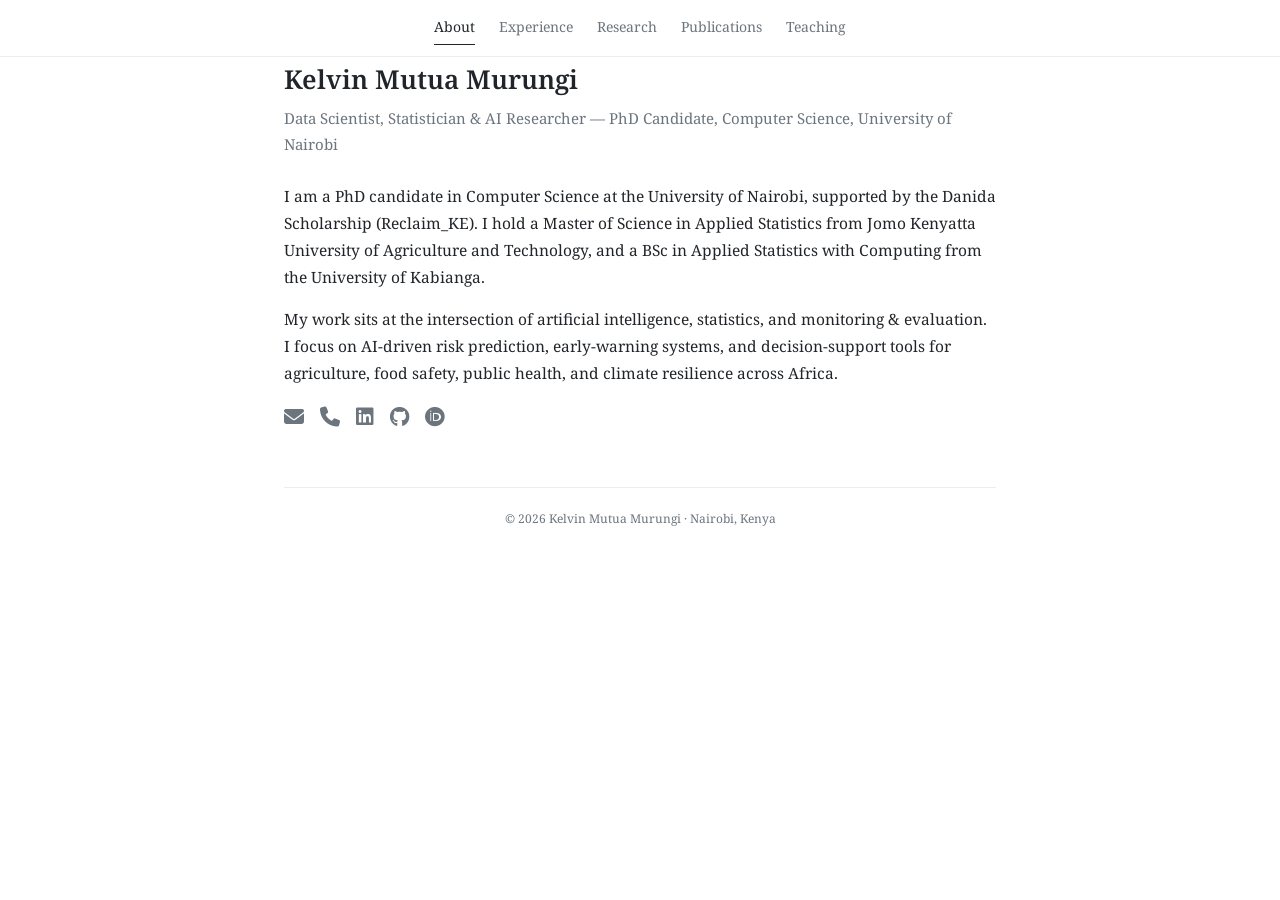
<file: index.html>
<!DOCTYPE html>
<html lang="en">
<head>
<meta charset="UTF-8">
<meta name="viewport" content="width=device-width, initial-scale=1.0">
<title>Kelvin Mutua Murungi</title>
<meta name="description" content="Kelvin Mutua Murungi — Data Scientist, Statistician, and AI Researcher. PhD candidate, University of Nairobi.">
<link rel="preconnect" href="https://fonts.googleapis.com">
<link rel="preconnect" href="https://fonts.gstatic.com" crossorigin>
<link href="https://fonts.googleapis.com/css2?family=Noto+Serif:ital,wght@0,400;0,600;1,400&display=swap" rel="stylesheet">
<link rel="stylesheet" href="https://cdnjs.cloudflare.com/ajax/libs/font-awesome/6.5.1/css/all.min.css">
<link rel="stylesheet" href="style.css">
</head>
<body>

<nav>
  <div class="wrap">
    <div class="navlinks">
      <a href="index.html" class="active">About</a>
      <a href="experience.html">Experience</a>
      <a href="research.html">Research</a>
      <a href="publications.html">Publications</a>
      <a href="teaching.html">Teaching</a>
    </div>
  </div>
</nav>

<main class="wrap">
  <h1>Kelvin Mutua Murungi</h1>
  <p class="subtitle">Data Scientist, Statistician &amp; AI Researcher — PhD Candidate, Computer Science, University of Nairobi</p>

  <div class="profile-grid">
    <div class="profile-text">
      <div class="bio">
        <p>I am a PhD candidate in Computer Science at the University of Nairobi, supported by the Danida Scholarship (Reclaim_KE). I hold a Master of Science in Applied Statistics from Jomo Kenyatta University of Agriculture and Technology, and a BSc in Applied Statistics with Computing from the University of Kabianga.</p>
        <p>My work sits at the intersection of artificial intelligence, statistics, and monitoring &amp; evaluation. I focus on AI-driven risk prediction, early-warning systems, and decision-support tools for agriculture, food safety, public health, and climate resilience across Africa.</p>
      </div>

      <div class="icons">
        <a href="mailto:murungimutua@gmail.com" title="Email"><i class="fa-solid fa-envelope"></i></a>
        <a href="tel:+254705175787" title="Phone"><i class="fa-solid fa-phone"></i></a>
        <a href="https://www.linkedin.com/in/kelvinmutuamurungi-research-dataofficer-statistician/" target="_blank" rel="noopener" title="LinkedIn"><i class="fa-brands fa-linkedin"></i></a>
        <a href="https://github.com/muts-prog" target="_blank" rel="noopener" title="GitHub"><i class="fa-brands fa-github"></i></a>
        <a href="https://orcid.org/0009-0007-8563-5783" target="_blank" rel="noopener" title="ORCID"><i class="fa-brands fa-orcid"></i></a>
      </div>
    </div>
  </div>

  <footer>
    <p>© <span id="year"></span> Kelvin Mutua Murungi · Nairobi, Kenya</p>
  </footer>
</main>

<script>document.getElementById('year').textContent = new Date().getFullYear();</script>
</body>
</html>
</file>
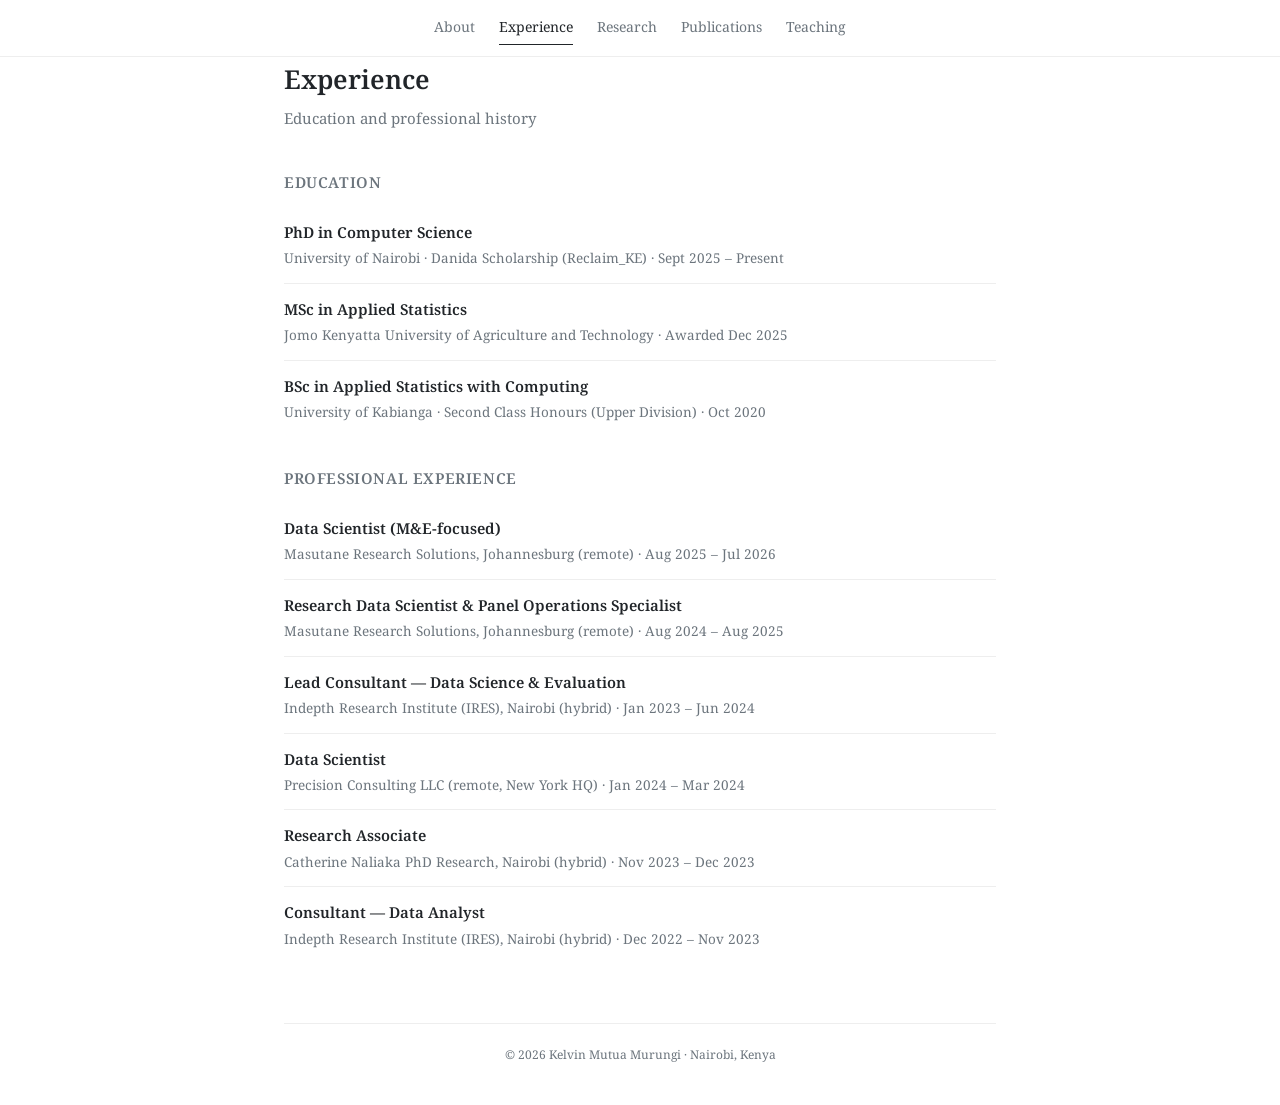
<file: experience.html>
<!DOCTYPE html>
<html lang="en">
<head>
<meta charset="UTF-8">
<meta name="viewport" content="width=device-width, initial-scale=1.0">
<title>Experience — Kelvin Mutua Murungi</title>
<link rel="preconnect" href="https://fonts.googleapis.com">
<link rel="preconnect" href="https://fonts.gstatic.com" crossorigin>
<link href="https://fonts.googleapis.com/css2?family=Noto+Serif:ital,wght@0,400;0,600;1,400&display=swap" rel="stylesheet">
<link rel="stylesheet" href="style.css">
</head>
<body>

<nav>
  <div class="wrap">
    <div class="navlinks">
      <a href="index.html">About</a>
      <a href="experience.html" class="active">Experience</a>
      <a href="research.html">Research</a>
      <a href="publications.html">Publications</a>
      <a href="teaching.html">Teaching</a>
    </div>
  </div>
</nav>

<main class="wrap">
  <h1>Experience</h1>
  <p class="subtitle">Education and professional history</p>

  <section>
    <h3>Education</h3>
    <ul class="list">
      <li>
        <div class="entry-title">PhD in Computer Science</div>
        <div class="entry-meta">University of Nairobi · Danida Scholarship (Reclaim_KE) · Sept 2025 – Present</div>
      </li>
      <li>
        <div class="entry-title">MSc in Applied Statistics</div>
        <div class="entry-meta">Jomo Kenyatta University of Agriculture and Technology · Awarded Dec 2025</div>
      </li>
      <li>
        <div class="entry-title">BSc in Applied Statistics with Computing</div>
        <div class="entry-meta">University of Kabianga · Second Class Honours (Upper Division) · Oct 2020</div>
      </li>
    </ul>

    <h3>Professional Experience</h3>
    <ul class="list">
      <li>
        <div class="entry-title">Data Scientist (M&amp;E-focused)</div>
        <div class="entry-meta">Masutane Research Solutions, Johannesburg (remote) · Aug 2025 – Jul 2026</div>
      </li>
      <li>
        <div class="entry-title">Research Data Scientist &amp; Panel Operations Specialist</div>
        <div class="entry-meta">Masutane Research Solutions, Johannesburg (remote) · Aug 2024 – Aug 2025</div>
      </li>
      <li>
        <div class="entry-title">Lead Consultant — Data Science &amp; Evaluation</div>
        <div class="entry-meta">Indepth Research Institute (IRES), Nairobi (hybrid) · Jan 2023 – Jun 2024</div>
      </li>
      <li>
        <div class="entry-title">Data Scientist</div>
        <div class="entry-meta">Precision Consulting LLC (remote, New York HQ) · Jan 2024 – Mar 2024</div>
      </li>
      <li>
        <div class="entry-title">Research Associate</div>
        <div class="entry-meta">Catherine Naliaka PhD Research, Nairobi (hybrid) · Nov 2023 – Dec 2023</div>
      </li>
      <li>
        <div class="entry-title">Consultant — Data Analyst</div>
        <div class="entry-meta">Indepth Research Institute (IRES), Nairobi (hybrid) · Dec 2022 – Nov 2023</div>
      </li>
    </ul>
  </section>

  <footer>
    <p>© <span id="year"></span> Kelvin Mutua Murungi · Nairobi, Kenya</p>
  </footer>
</main>

<script>document.getElementById('year').textContent = new Date().getFullYear();</script>
</body>
</html>
</file>
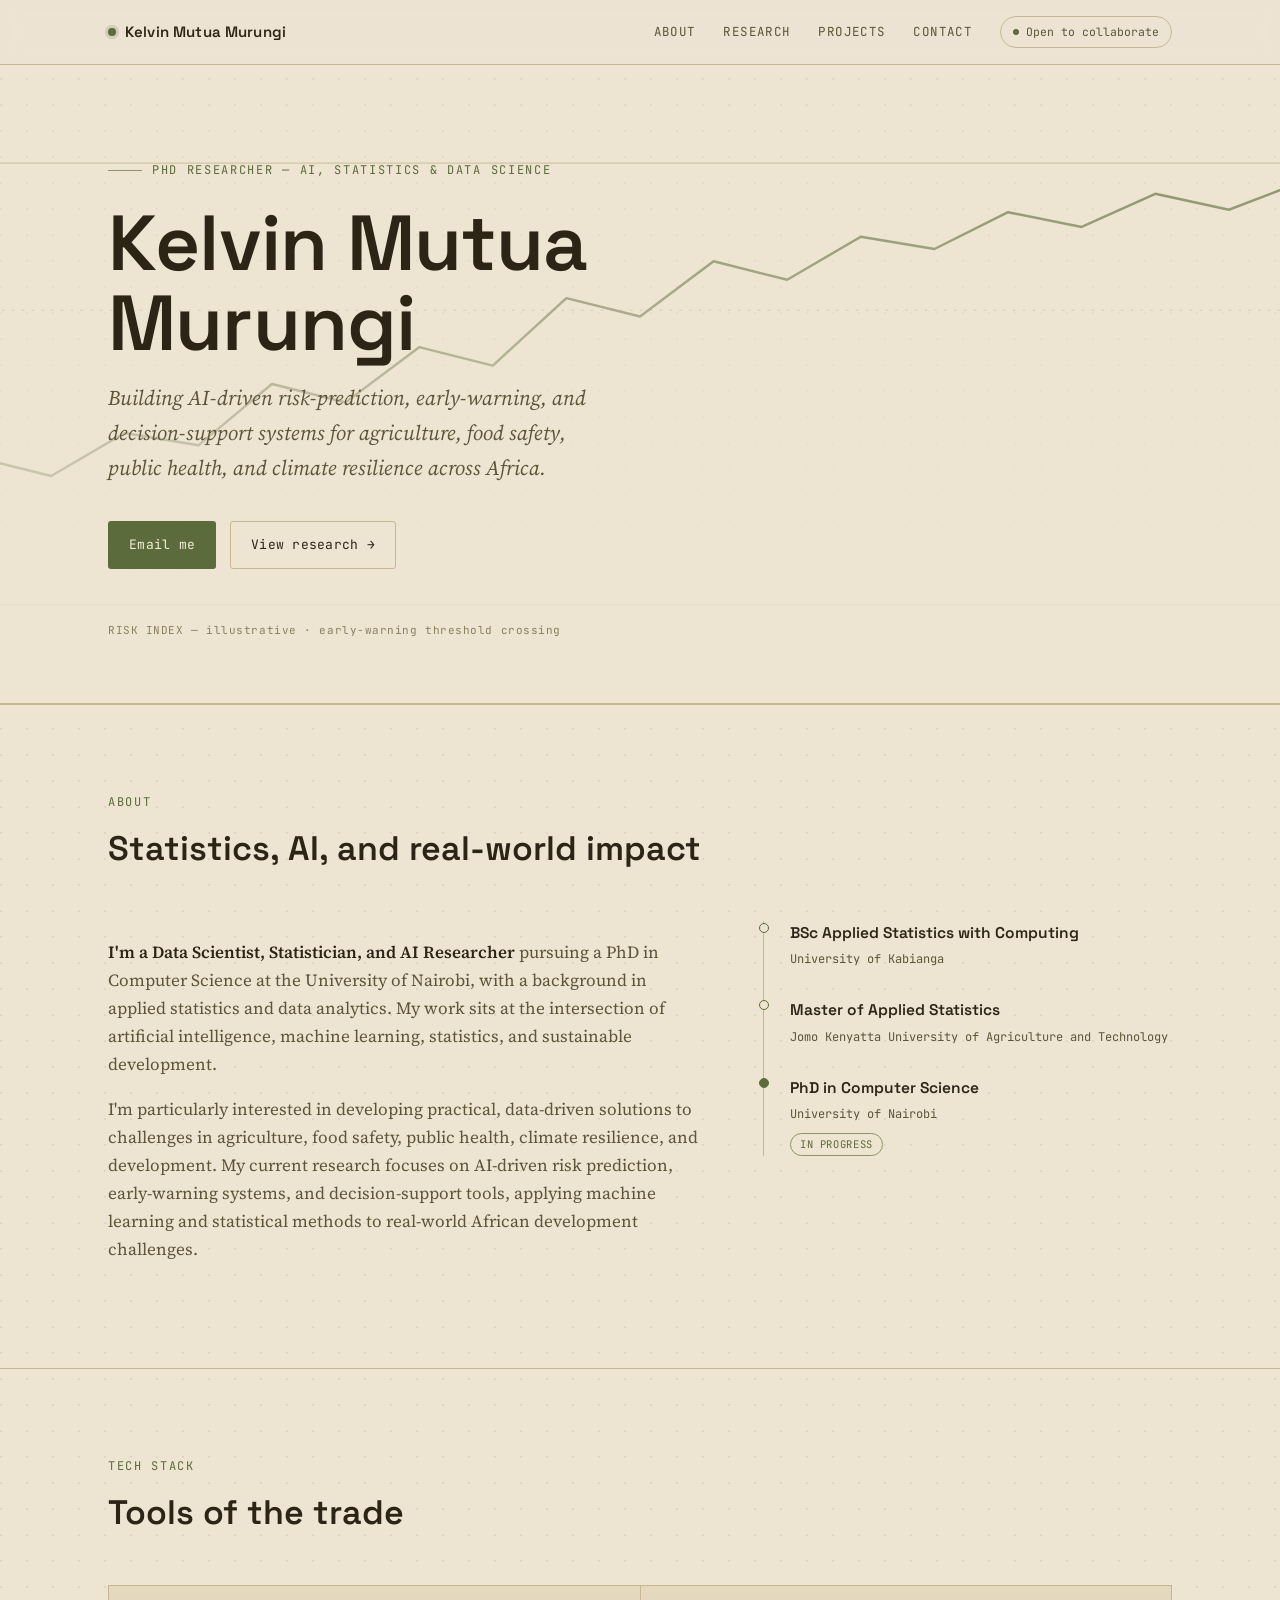
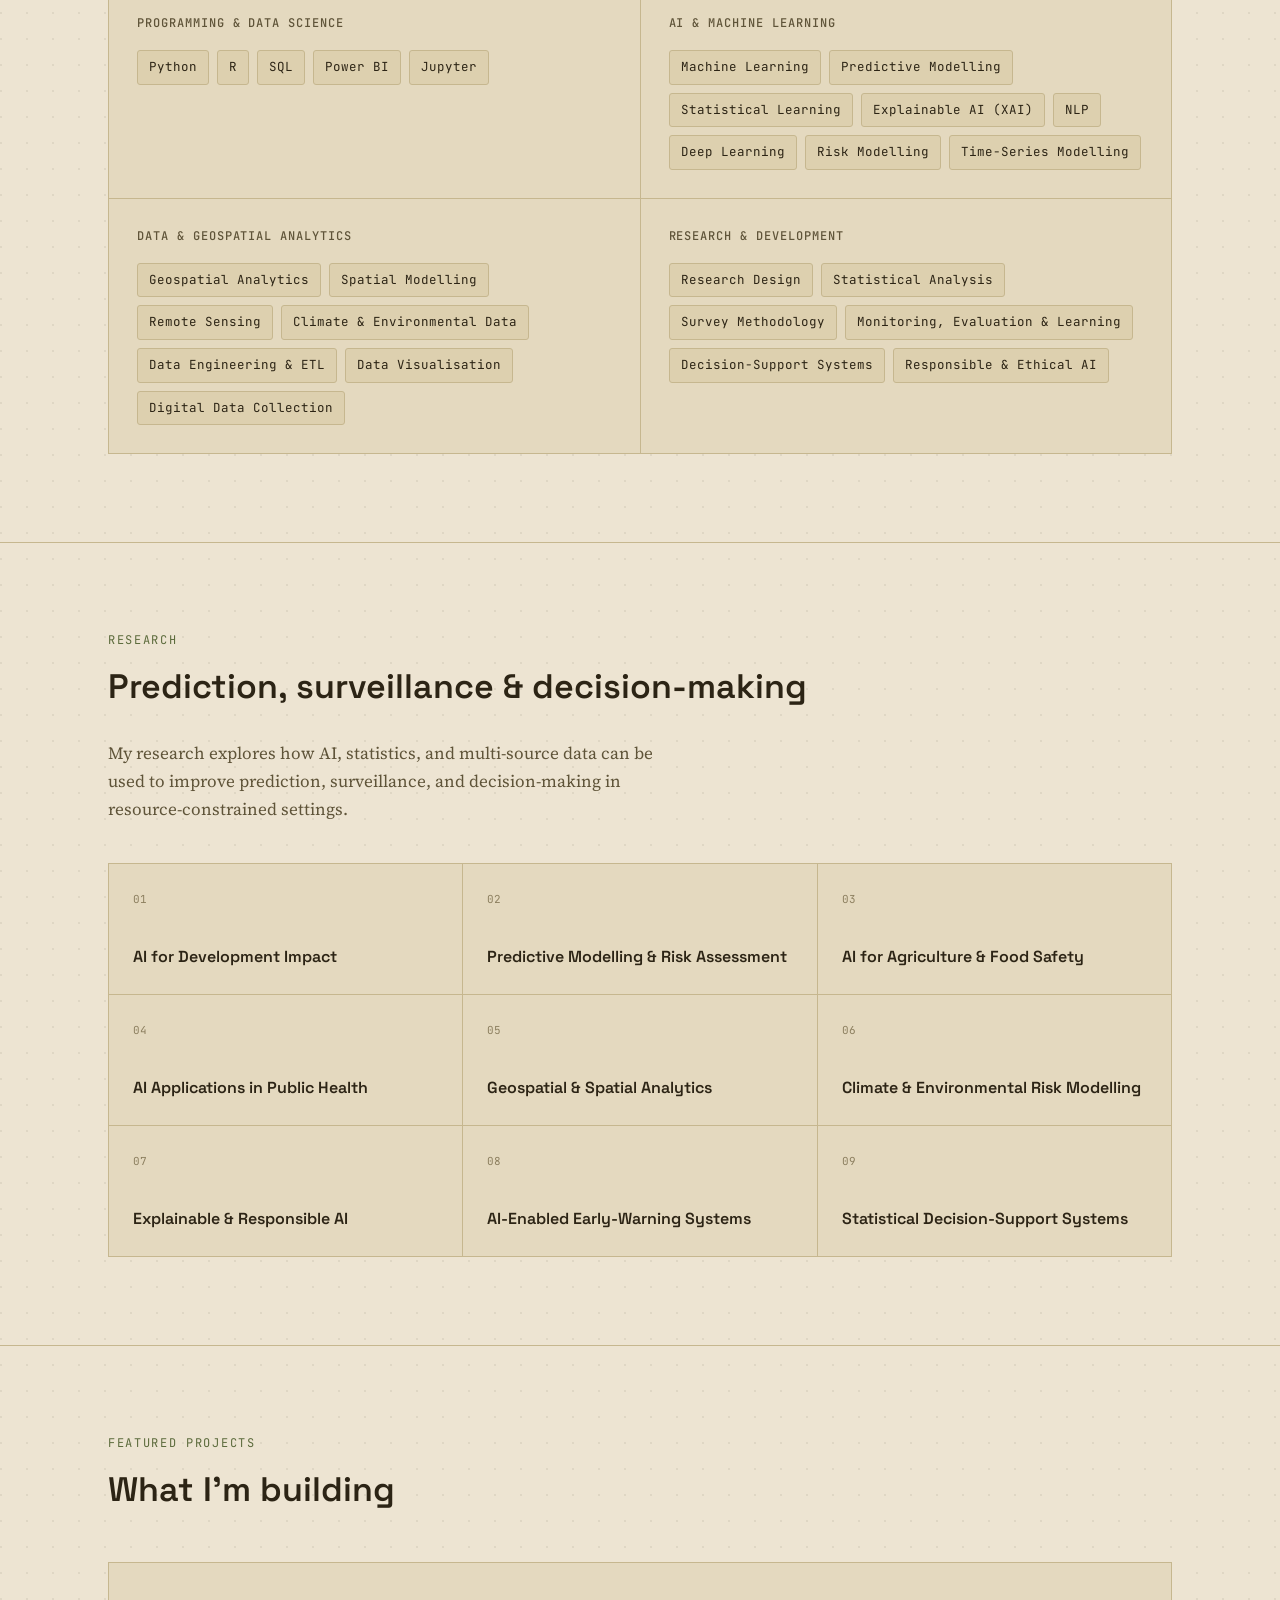
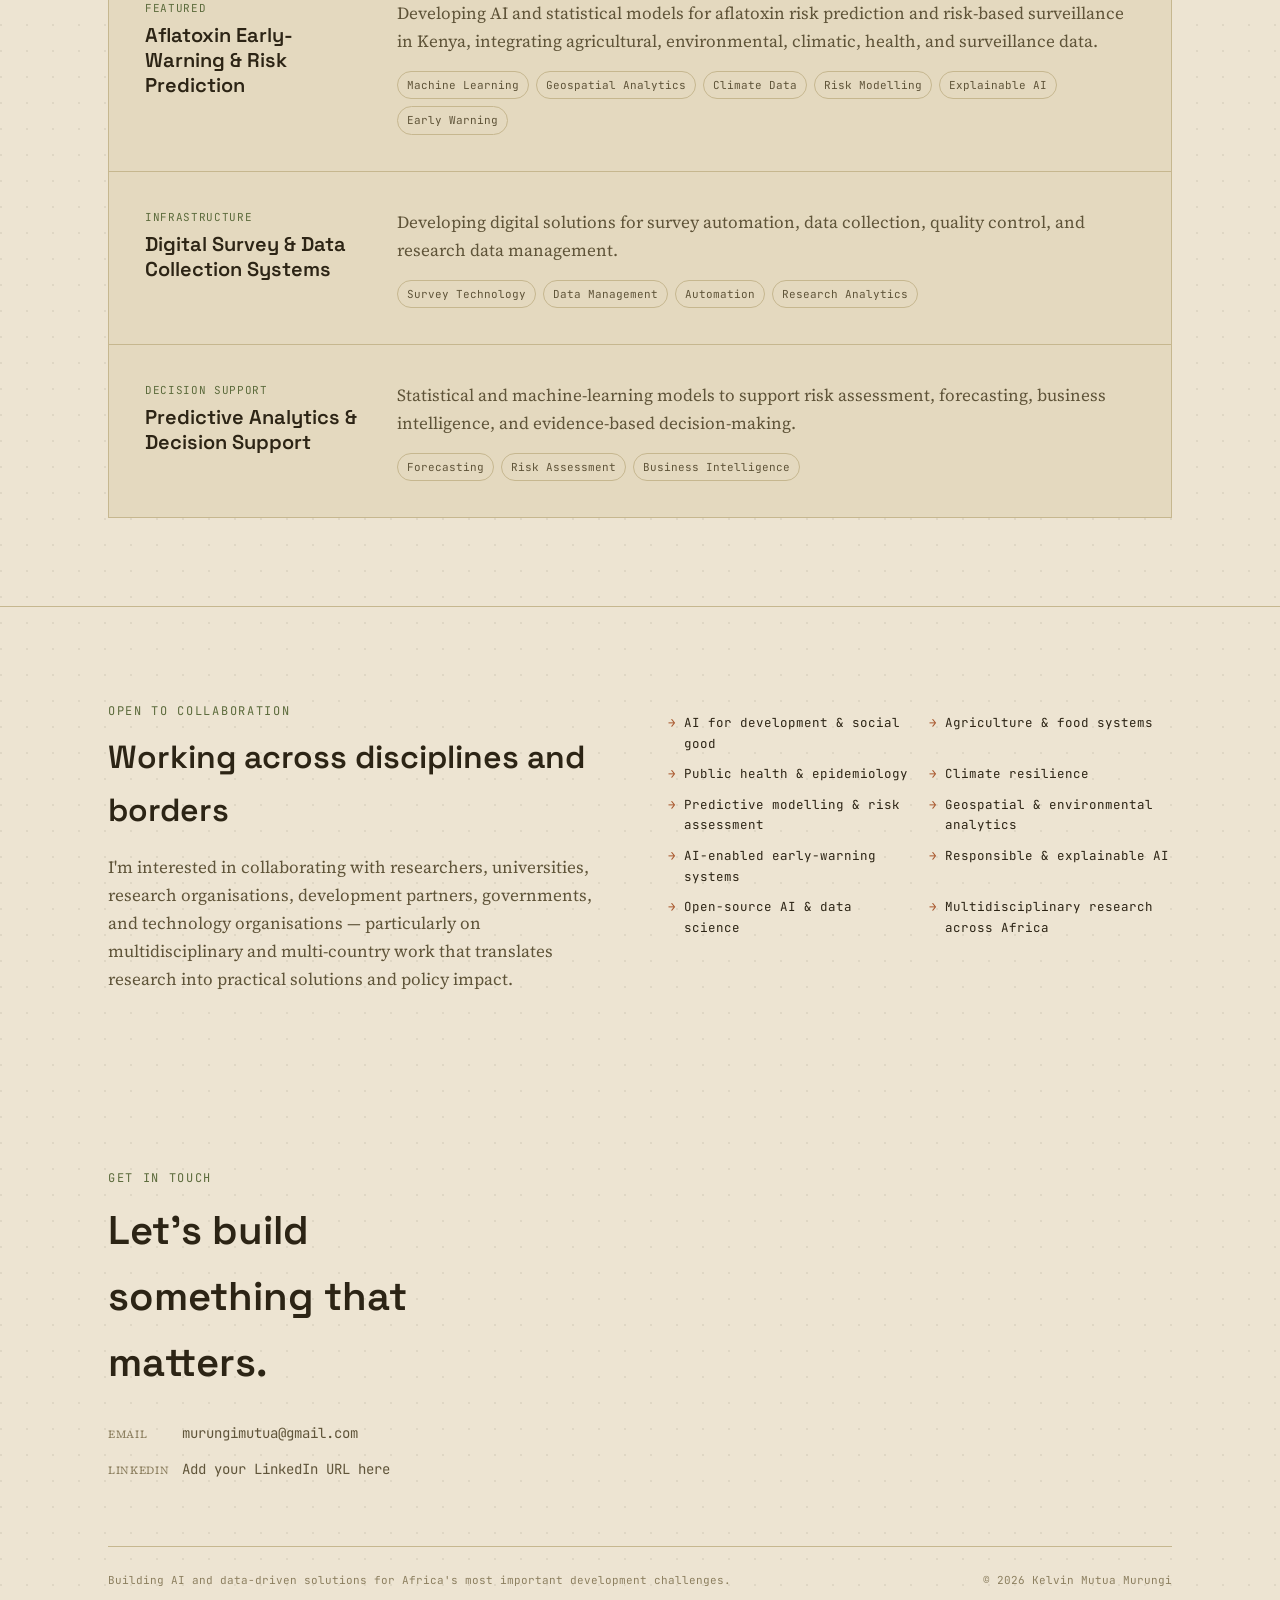
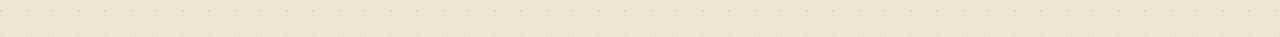
<file: index (4).html>
<!DOCTYPE html>
<html lang="en">
<head>
<meta charset="UTF-8">
<meta name="viewport" content="width=device-width, initial-scale=1.0">
<title>Kelvin Mutua Murungi — Data Scientist &amp; AI Researcher</title>
<meta name="description" content="Kelvin Mutua Murungi — Data Scientist, Statistician and AI Researcher building risk-prediction and early-warning systems for agriculture, food safety, public health and climate resilience in Africa.">
<link rel="preconnect" href="https://fonts.googleapis.com">
<link rel="preconnect" href="https://fonts.gstatic.com" crossorigin>
<link href="https://fonts.googleapis.com/css2?family=Space+Grotesk:wght@400;500;600;700&family=Source+Serif+4:ital,wght@0,400;0,500;0,600;1,400&family=JetBrains+Mono:wght@400;500&display=swap" rel="stylesheet">
<style>
  :root{
    --bg: #ede4d2;
    --bg-panel: #e4d9bf;
    --bg-panel-2: #ddd0af;
    --line: #c6b78f;
    --text: #2c2415;
    --text-dim: #5f5439;
    --text-faint: #8c7f5f;
    --signal: #5c6b3c;
    --signal-dim: #8a9765;
    --alert: #a8562c;
    --alert-dim: #c98f6a;
    --serif: "Source Serif 4", Georgia, serif;
    --display: "Space Grotesk", "Helvetica Neue", sans-serif;
    --mono: "JetBrains Mono", ui-monospace, monospace;
    --maxw: 1120px;
  }

  *{box-sizing:border-box;}
  html{scroll-behavior:smooth;}
  @media (prefers-reduced-motion: reduce){
    html{scroll-behavior:auto;}
    *{animation-duration:0.001ms !important; animation-iteration-count:1 !important; transition-duration:0.001ms !important;}
  }

  body{
    margin:0;
    background:
      radial-gradient(circle at 1px 1px, rgba(44,36,21,0.07) 1px, transparent 0) 0 0/26px 26px,
      var(--bg);
    color:var(--text);
    font-family:var(--serif);
    font-size:17px;
    line-height:1.65;
    -webkit-font-smoothing:antialiased;
  }

  a{color:inherit;}
  ::selection{background:var(--signal-dim); color:#fff;}

  :focus-visible{
    outline:2px solid var(--signal);
    outline-offset:3px;
    border-radius:2px;
  }

  .wrap{max-width:var(--maxw); margin:0 auto; padding:0 28px;}

  .eyebrow{
    font-family:var(--mono);
    font-size:12px;
    letter-spacing:0.14em;
    text-transform:uppercase;
    color:var(--signal);
  }

  h1,h2,h3{font-family:var(--display); font-weight:600; margin:0; color:var(--text);}

  /* ---------- Nav ---------- */
  header{
    position:sticky; top:0; z-index:50;
    background:rgba(237,228,210,0.86);
    backdrop-filter:blur(10px);
    border-bottom:1px solid var(--line);
  }
  nav.wrap{
    display:flex; align-items:center; justify-content:space-between;
    height:64px;
  }
  .brand{
    font-family:var(--display); font-weight:600; font-size:15px;
    letter-spacing:0.01em;
    text-decoration:none;
    display:flex; align-items:center; gap:9px;
  }
  .brand .dot{
    width:8px; height:8px; border-radius:50%;
    background:var(--signal);
    box-shadow:0 0 0 3px rgba(92,107,60,0.18);
  }
  .navlinks{display:flex; gap:28px; align-items:center;}
  .navlinks a{
    font-family:var(--mono); font-size:12.5px; letter-spacing:0.03em;
    text-decoration:none; color:var(--text-dim);
    text-transform:uppercase;
    transition:color .15s ease;
  }
  .navlinks a:hover{color:var(--signal);}
  .navlinks .status{
    display:flex; align-items:center; gap:7px;
    padding:6px 12px;
    border:1px solid var(--line);
    border-radius:100px;
    font-family:var(--mono); font-size:11.5px; color:var(--text-dim);
  }
  .navlinks .status .pulse{
    width:6px; height:6px; border-radius:50%;
    background:var(--signal);
    animation:pulse 2.2s ease-in-out infinite;
  }
  @keyframes pulse{
    0%,100%{opacity:1; box-shadow:0 0 0 0 rgba(92,107,60,0.5);}
    50%{opacity:0.55; box-shadow:0 0 0 5px rgba(92,107,60,0);}
  }
  .navtoggle{display:none;}

  @media (max-width:760px){
    .navlinks a.hide-mobile, .navlinks .status{display:none;}
  }

  /* ---------- Hero ---------- */
  .hero{
    position:relative;
    padding:96px 0 64px;
    overflow:hidden;
    border-bottom:1px solid var(--line);
  }
  .hero .wrap{position:relative; z-index:2;}
  .hero-graphic{
    position:absolute; inset:0; z-index:1;
    opacity:0.9;
  }
  .hero-graphic svg{width:100%; height:100%; display:block;}
  .hero-fade{
    position:absolute; inset:0; z-index:1;
    background:linear-gradient(180deg, rgba(237,228,210,0.1) 0%, rgba(237,228,210,0.65) 55%, var(--bg) 100%);
  }
  .kicker{
    display:flex; align-items:center; gap:10px; margin-bottom:22px;
  }
  .kicker .rule{width:34px; height:1px; background:var(--signal-dim);}

  h1.name{
    font-size:clamp(40px, 6.2vw, 78px);
    line-height:1.03;
    letter-spacing:-0.01em;
    max-width:14ch;
  }
  .role{
    font-family:var(--serif); font-style:italic; font-weight:400;
    color:var(--text-dim);
    font-size:clamp(17px, 2vw, 21px);
    margin-top:18px; max-width:46ch;
  }
  .hero-cta{
    display:flex; gap:14px; margin-top:36px; flex-wrap:wrap;
  }
  .btn{
    font-family:var(--mono); font-size:13px; letter-spacing:0.02em;
    padding:12px 20px; border-radius:3px;
    text-decoration:none; display:inline-flex; align-items:center; gap:8px;
    transition:all .15s ease;
    border:1px solid transparent;
  }
  .btn-primary{background:var(--signal); color:#f3ecd9;}
  .btn-primary:hover{background:#4c5931;}
  .btn-ghost{border-color:var(--line); color:var(--text);}
  .btn-ghost:hover{border-color:var(--text-dim); background:var(--bg-panel);}

  .hero-caption{
    font-family:var(--mono); font-size:11px; color:var(--text-faint);
    letter-spacing:0.05em;
    margin-top:52px;
  }

  /* ---------- Section shell ---------- */
  section{padding:88px 0;}
  section + section{border-top:1px solid var(--line);}
  .section-head{
    display:flex; align-items:baseline; justify-content:space-between;
    margin-bottom:44px; gap:20px; flex-wrap:wrap;
  }
  .section-head h2{font-size:clamp(26px, 3vw, 34px);}
  .section-head .eyebrow{margin-bottom:8px; display:block;}

  /* ---------- About ---------- */
  .about-grid{
    display:grid; grid-template-columns: 1.3fr 0.9fr; gap:64px;
  }
  .about-grid p{color:var(--text-dim); font-size:17px;}
  .about-grid p + p{margin-top:16px;}
  .about-grid strong{color:var(--text); font-weight:600;}

  .timeline{list-style:none; margin:0; padding:0;}
  .timeline li{
    position:relative; padding-left:26px; padding-bottom:28px;
    border-left:1px solid var(--line);
  }
  .timeline li:last-child{padding-bottom:0;}
  .timeline li::before{
    content:""; position:absolute; left:-4.5px; top:2px;
    width:8px; height:8px; border-radius:50%;
    background:var(--bg); border:1.5px solid var(--signal);
  }
  .timeline li.current::before{background:var(--signal);}
  .timeline .deg{font-family:var(--display); font-size:15.5px; font-weight:600; color:var(--text);}
  .timeline .school{font-family:var(--mono); font-size:12px; color:var(--text-dim); margin-top:4px;}
  .timeline .tag{
    display:inline-block; margin-top:8px;
    font-family:var(--mono); font-size:10.5px; letter-spacing:0.06em;
    text-transform:uppercase; color:var(--signal);
    border:1px solid var(--signal-dim); border-radius:100px;
    padding:2px 9px;
  }

  /* ---------- Stack ---------- */
  .stack-grid{
    display:grid; grid-template-columns:repeat(2, 1fr); gap:1px;
    background:var(--line);
    border:1px solid var(--line);
  }
  .stack-cat{background:var(--bg-panel); padding:28px;}
  .stack-cat h3{
    font-family:var(--mono); font-size:12px; letter-spacing:0.08em;
    text-transform:uppercase; color:var(--text-dim); font-weight:500;
    margin-bottom:16px;
  }
  .chips{display:flex; flex-wrap:wrap; gap:8px;}
  .chip{
    font-family:var(--mono); font-size:12.5px; color:var(--text);
    background:var(--bg-panel-2); border:1px solid var(--line);
    padding:6px 11px; border-radius:3px;
  }

  @media (max-width:760px){
    .stack-grid{grid-template-columns:1fr;}
    .about-grid{grid-template-columns:1fr;}
  }

  /* ---------- Research grid ---------- */
  .research-grid{
    display:grid; grid-template-columns:repeat(3, 1fr); gap:1px;
    background:var(--line); border:1px solid var(--line);
  }
  .research-card{
    background:var(--bg-panel); padding:26px 24px;
    min-height:130px;
    display:flex; flex-direction:column; justify-content:space-between;
    transition:background .15s ease;
  }
  .research-card:hover{background:var(--bg-panel-2);}
  .research-card .idx{font-family:var(--mono); font-size:11px; color:var(--text-faint);}
  .research-card h3{font-size:16px; margin-top:14px; line-height:1.3;}

  @media (max-width:900px){ .research-grid{grid-template-columns:repeat(2,1fr);} }
  @media (max-width:600px){ .research-grid{grid-template-columns:1fr;} }

  /* ---------- Projects ---------- */
  .projects{display:flex; flex-direction:column; gap:1px; background:var(--line); border:1px solid var(--line);}
  .project{
    background:var(--bg-panel);
    padding:36px;
    display:grid; grid-template-columns:220px 1fr; gap:32px;
  }
  .project .ptitle{display:flex; flex-direction:column; gap:6px;}
  .project .plabel{font-family:var(--mono); font-size:11px; color:var(--signal); letter-spacing:0.06em; text-transform:uppercase;}
  .project h3{font-size:20px; line-height:1.25;}
  .project p{color:var(--text-dim); margin:0 0 16px;}
  .project .tags{display:flex; flex-wrap:wrap; gap:7px;}
  .project .tags span{
    font-family:var(--mono); font-size:11px; color:var(--text-dim);
    border:1px solid var(--line); padding:4px 9px; border-radius:100px;
  }
  @media (max-width:760px){
    .project{grid-template-columns:1fr; gap:14px;}
  }

  /* ---------- Collaboration ---------- */
  .collab{
    display:grid; grid-template-columns:1fr 1fr; gap:56px; align-items:start;
  }
  .collab p{color:var(--text-dim);}
  .collab-list{list-style:none; margin:18px 0 0; padding:0; display:grid; grid-template-columns:1fr 1fr; gap:10px 18px;}
  .collab-list li{
    font-family:var(--mono); font-size:12.5px; color:var(--text);
    padding-left:16px; position:relative;
  }
  .collab-list li::before{
    content:"→"; position:absolute; left:0; color:var(--alert);
  }
  @media (max-width:760px){ .collab{grid-template-columns:1fr;} .collab-list{grid-template-columns:1fr;} }

  /* ---------- Footer ---------- */
  footer{padding:64px 0 48px;}
  .footer-grid{
    display:flex; justify-content:space-between; align-items:flex-end; flex-wrap:wrap; gap:32px;
  }
  .footer-cta h2{font-size:clamp(26px,3.6vw,40px); max-width:14ch;}
  .contact-list{list-style:none; margin:22px 0 0; padding:0;}
  .contact-list li{margin-bottom:8px;}
  .contact-list a{
    font-family:var(--mono); font-size:14px; text-decoration:none;
    color:var(--text-dim); border-bottom:1px solid transparent;
    transition:color .15s ease, border-color .15s ease;
  }
  .contact-list a:hover{color:var(--signal); border-color:var(--signal-dim);}
  .contact-list .k{color:var(--text-faint); display:inline-block; width:74px; font-size:11px; text-transform:uppercase; letter-spacing:0.06em;}
  .fineprint{
    margin-top:56px; padding-top:24px; border-top:1px solid var(--line);
    display:flex; justify-content:space-between; flex-wrap:wrap; gap:10px;
    font-family:var(--mono); font-size:11px; color:var(--text-faint);
  }

  .reveal{opacity:0; transform:translateY(14px); transition:opacity .6s ease, transform .6s ease;}
  .reveal.in{opacity:1; transform:translateY(0);}
</style>
</head>
<body>

<header>
  <nav class="wrap">
    <a class="brand" href="#top"><span class="dot"></span>Kelvin Mutua Murungi</a>
    <div class="navlinks">
      <a href="#about" class="hide-mobile">About</a>
      <a href="#research" class="hide-mobile">Research</a>
      <a href="#projects" class="hide-mobile">Projects</a>
      <a href="#contact">Contact</a>
      <span class="status hide-mobile"><span class="pulse"></span>Open to collaborate</span>
    </div>
  </nav>
</header>

<main id="top">

  <section class="hero">
    <div class="hero-graphic" aria-hidden="true">
      <svg viewBox="0 0 1200 520" preserveAspectRatio="xMidYMid slice">
        <line x1="0" y1="200" x2="1200" y2="200" stroke="#a8562c" stroke-opacity="0.35" stroke-width="1" stroke-dasharray="2 6"/>
        <text x="1130" y="192" fill="#a8562c" fill-opacity="0.65" font-family="JetBrains Mono" font-size="11">threshold</text>
        <polyline id="riskline" points="0,340 60,320 120,335 180,300 240,310 300,260 360,275 420,230 480,245 540,190 600,205 660,160 720,175 780,140 840,150 900,120 960,132 1020,105 1080,118 1140,95 1200,100"
          fill="none" stroke="#5c6b3c" stroke-width="2" stroke-linecap="round" stroke-linejoin="round"/>
        <circle cx="1140" cy="95" r="4.5" fill="#5c6b3c">
          <animate attributeName="r" values="4.5;8;4.5" dur="2.4s" repeatCount="indefinite"/>
          <animate attributeName="opacity" values="1;0.35;1" dur="2.4s" repeatCount="indefinite"/>
        </circle>
        <g stroke="#c6b78f" stroke-width="1">
          <line x1="0" y1="80" x2="1200" y2="80"/>
          <line x1="0" y1="440" x2="1200" y2="440"/>
        </g>
      </svg>
    </div>
    <div class="hero-fade" aria-hidden="true"></div>

    <div class="wrap">
      <div class="kicker">
        <span class="rule"></span>
        <span class="eyebrow">PhD Researcher — AI, Statistics &amp; Data Science</span>
      </div>
      <h1 class="name">Kelvin Mutua Murungi</h1>
      <p class="role">Building AI-driven risk-prediction, early-warning, and decision-support systems for agriculture, food safety, public health, and climate resilience across Africa.</p>
      <div class="hero-cta">
        <a class="btn btn-primary" href="mailto:murungimutua@gmail.com">Email me</a>
        <a class="btn btn-ghost" href="#research">View research →</a>
      </div>
      <div class="hero-caption">RISK INDEX — illustrative · early-warning threshold crossing</div>
    </div>
  </section>

  <section id="about">
    <div class="wrap">
      <div class="section-head">
        <div>
          <span class="eyebrow">About</span>
          <h2>Statistics, AI, and real-world impact</h2>
        </div>
      </div>
      <div class="about-grid">
        <div class="reveal">
          <p><strong>I'm a Data Scientist, Statistician, and AI Researcher</strong> pursuing a PhD in Computer Science at the University of Nairobi, with a background in applied statistics and data analytics. My work sits at the intersection of artificial intelligence, machine learning, statistics, and sustainable development.</p>
          <p>I'm particularly interested in developing practical, data-driven solutions to challenges in agriculture, food safety, public health, climate resilience, and development. My current research focuses on AI-driven risk prediction, early-warning systems, and decision-support tools, applying machine learning and statistical methods to real-world African development challenges.</p>
        </div>
        <ul class="timeline reveal">
          <li>
            <div class="deg">BSc Applied Statistics with Computing</div>
            <div class="school">University of Kabianga</div>
          </li>
          <li>
            <div class="deg">Master of Applied Statistics</div>
            <div class="school">Jomo Kenyatta University of Agriculture and Technology</div>
          </li>
          <li class="current">
            <div class="deg">PhD in Computer Science</div>
            <div class="school">University of Nairobi</div>
            <span class="tag">In progress</span>
          </li>
        </ul>
      </div>
    </div>
  </section>

  <section id="stack">
    <div class="wrap">
      <div class="section-head">
        <div>
          <span class="eyebrow">Tech stack</span>
          <h2>Tools of the trade</h2>
        </div>
      </div>
      <div class="stack-grid reveal">
        <div class="stack-cat">
          <h3>Programming &amp; Data Science</h3>
          <div class="chips">
            <span class="chip">Python</span><span class="chip">R</span><span class="chip">SQL</span>
            <span class="chip">Power BI</span><span class="chip">Jupyter</span>
          </div>
        </div>
        <div class="stack-cat">
          <h3>AI &amp; Machine Learning</h3>
          <div class="chips">
            <span class="chip">Machine Learning</span><span class="chip">Predictive Modelling</span>
            <span class="chip">Statistical Learning</span><span class="chip">Explainable AI (XAI)</span>
            <span class="chip">NLP</span><span class="chip">Deep Learning</span>
            <span class="chip">Risk Modelling</span><span class="chip">Time-Series Modelling</span>
          </div>
        </div>
        <div class="stack-cat">
          <h3>Data &amp; Geospatial Analytics</h3>
          <div class="chips">
            <span class="chip">Geospatial Analytics</span><span class="chip">Spatial Modelling</span>
            <span class="chip">Remote Sensing</span><span class="chip">Climate &amp; Environmental Data</span>
            <span class="chip">Data Engineering &amp; ETL</span><span class="chip">Data Visualisation</span>
            <span class="chip">Digital Data Collection</span>
          </div>
        </div>
        <div class="stack-cat">
          <h3>Research &amp; Development</h3>
          <div class="chips">
            <span class="chip">Research Design</span><span class="chip">Statistical Analysis</span>
            <span class="chip">Survey Methodology</span><span class="chip">Monitoring, Evaluation &amp; Learning</span>
            <span class="chip">Decision-Support Systems</span><span class="chip">Responsible &amp; Ethical AI</span>
          </div>
        </div>
      </div>
    </div>
  </section>

  <section id="research">
    <div class="wrap">
      <div class="section-head">
        <div>
          <span class="eyebrow">Research</span>
          <h2>Prediction, surveillance &amp; decision-making</h2>
        </div>
      </div>
      <p class="reveal" style="color:var(--text-dim); max-width:64ch; margin:-20px 0 40px;">My research explores how AI, statistics, and multi-source data can be used to improve prediction, surveillance, and decision-making in resource-constrained settings.</p>
      <div class="research-grid reveal">
        <div class="research-card"><span class="idx">01</span><h3>AI for Development Impact</h3></div>
        <div class="research-card"><span class="idx">02</span><h3>Predictive Modelling &amp; Risk Assessment</h3></div>
        <div class="research-card"><span class="idx">03</span><h3>AI for Agriculture &amp; Food Safety</h3></div>
        <div class="research-card"><span class="idx">04</span><h3>AI Applications in Public Health</h3></div>
        <div class="research-card"><span class="idx">05</span><h3>Geospatial &amp; Spatial Analytics</h3></div>
        <div class="research-card"><span class="idx">06</span><h3>Climate &amp; Environmental Risk Modelling</h3></div>
        <div class="research-card"><span class="idx">07</span><h3>Explainable &amp; Responsible AI</h3></div>
        <div class="research-card"><span class="idx">08</span><h3>AI-Enabled Early-Warning Systems</h3></div>
        <div class="research-card"><span class="idx">09</span><h3>Statistical Decision-Support Systems</h3></div>
      </div>
    </div>
  </section>

  <section id="projects">
    <div class="wrap">
      <div class="section-head">
        <div>
          <span class="eyebrow">Featured projects</span>
          <h2>What I'm building</h2>
        </div>
      </div>
      <div class="projects reveal">
        <div class="project">
          <div class="ptitle">
            <span class="plabel">Featured</span>
            <h3>Aflatoxin Early-Warning &amp; Risk Prediction</h3>
          </div>
          <div>
            <p>Developing AI and statistical models for aflatoxin risk prediction and risk-based surveillance in Kenya, integrating agricultural, environmental, climatic, health, and surveillance data.</p>
            <div class="tags">
              <span>Machine Learning</span><span>Geospatial Analytics</span><span>Climate Data</span>
              <span>Risk Modelling</span><span>Explainable AI</span><span>Early Warning</span>
            </div>
          </div>
        </div>
        <div class="project">
          <div class="ptitle">
            <span class="plabel">Infrastructure</span>
            <h3>Digital Survey &amp; Data Collection Systems</h3>
          </div>
          <div>
            <p>Developing digital solutions for survey automation, data collection, quality control, and research data management.</p>
            <div class="tags">
              <span>Survey Technology</span><span>Data Management</span><span>Automation</span><span>Research Analytics</span>
            </div>
          </div>
        </div>
        <div class="project">
          <div class="ptitle">
            <span class="plabel">Decision support</span>
            <h3>Predictive Analytics &amp; Decision Support</h3>
          </div>
          <div>
            <p>Statistical and machine-learning models to support risk assessment, forecasting, business intelligence, and evidence-based decision-making.</p>
            <div class="tags">
              <span>Forecasting</span><span>Risk Assessment</span><span>Business Intelligence</span>
            </div>
          </div>
        </div>
      </div>
    </div>
  </section>

  <section id="collab">
    <div class="wrap">
      <div class="collab reveal">
        <div>
          <span class="eyebrow">Open to collaboration</span>
          <h2 style="margin-top:8px; font-size:clamp(24px,3vw,32px);">Working across disciplines and borders</h2>
          <p style="margin-top:16px;">I'm interested in collaborating with researchers, universities, research organisations, development partners, governments, and technology organisations — particularly on multidisciplinary and multi-country work that translates research into practical solutions and policy impact.</p>
        </div>
        <ul class="collab-list">
          <li>AI for development &amp; social good</li>
          <li>Agriculture &amp; food systems</li>
          <li>Public health &amp; epidemiology</li>
          <li>Climate resilience</li>
          <li>Predictive modelling &amp; risk assessment</li>
          <li>Geospatial &amp; environmental analytics</li>
          <li>AI-enabled early-warning systems</li>
          <li>Responsible &amp; explainable AI</li>
          <li>Open-source AI &amp; data science</li>
          <li>Multidisciplinary research across Africa</li>
        </ul>
      </div>
    </div>
  </section>

</main>

<footer id="contact">
  <div class="wrap">
    <div class="footer-grid">
      <div class="footer-cta">
        <span class="eyebrow">Get in touch</span>
        <h2 style="margin-top:8px;">Let's build something that matters.</h2>
        <ul class="contact-list">
          <li><span class="k">Email</span><a href="mailto:murungimutua@gmail.com">murungimutua@gmail.com</a></li>
          <li><span class="k">LinkedIn</span><span style="font-family:var(--mono); font-size:14px; color:var(--text-dim);">Add your LinkedIn URL here</span></li>
        </ul>
      </div>
    </div>
    <div class="fineprint">
      <span>Building AI and data-driven solutions for Africa's most important development challenges.</span>
      <span>© <span id="year"></span> Kelvin Mutua Murungi</span>
    </div>
  </div>
</footer>

<script>
  document.getElementById('year').textContent = new Date().getFullYear();

  const revealEls = document.querySelectorAll('.reveal');
  const io = new IntersectionObserver((entries) => {
    entries.forEach(e => { if (e.isIntersecting) { e.target.classList.add('in'); io.unobserve(e.target); } });
  }, { threshold: 0.12 });
  revealEls.forEach(el => io.observe(el));
</script>

</body>
</html>
</file>
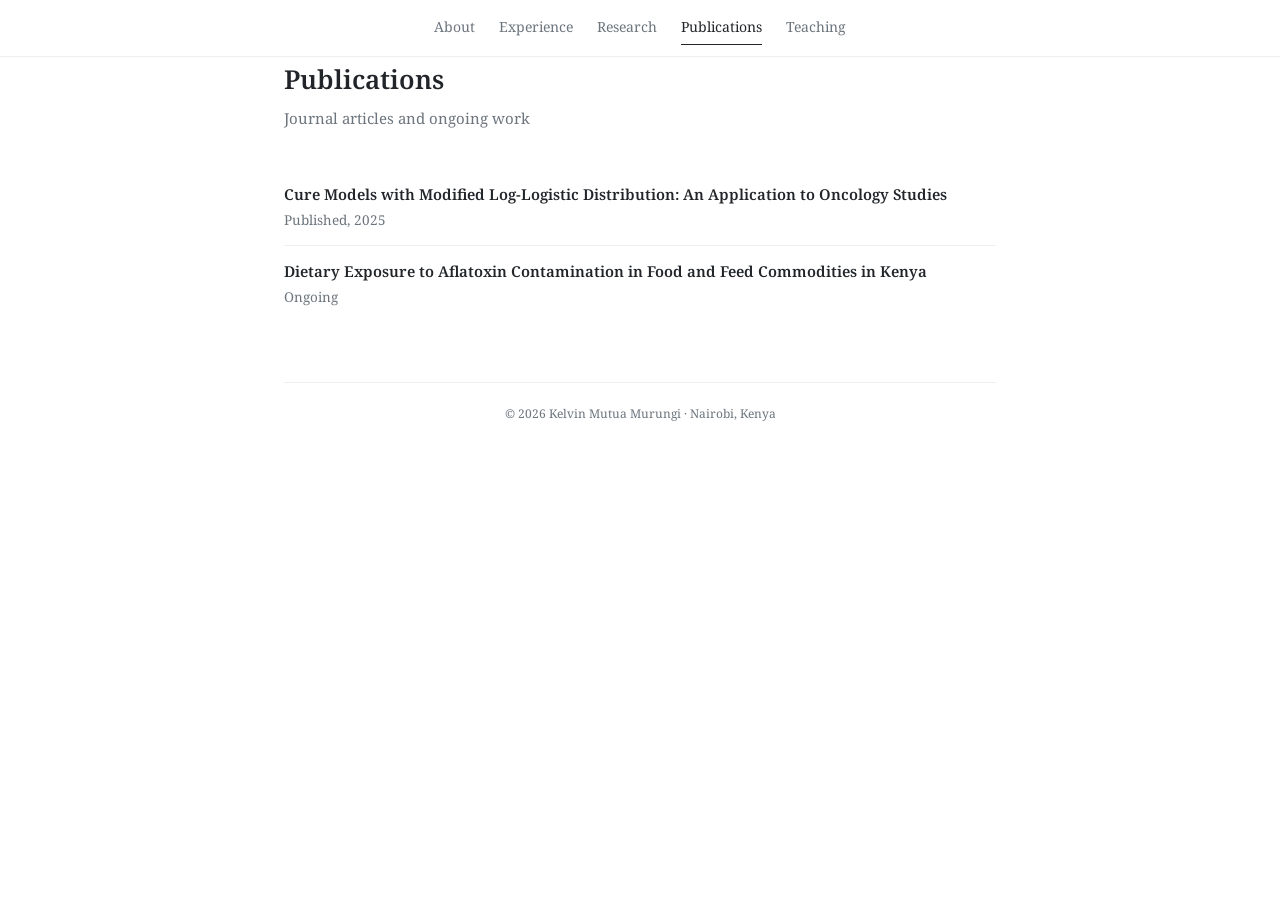
<file: publications.html>
<!DOCTYPE html>
<html lang="en">
<head>
<meta charset="UTF-8">
<meta name="viewport" content="width=device-width, initial-scale=1.0">
<title>Publications — Kelvin Mutua Murungi</title>
<link rel="preconnect" href="https://fonts.googleapis.com">
<link rel="preconnect" href="https://fonts.gstatic.com" crossorigin>
<link href="https://fonts.googleapis.com/css2?family=Noto+Serif:ital,wght@0,400;0,600;1,400&display=swap" rel="stylesheet">
<link rel="stylesheet" href="style.css">
</head>
<body>

<nav>
  <div class="wrap">
    <div class="navlinks">
      <a href="index.html">About</a>
      <a href="experience.html">Experience</a>
      <a href="research.html">Research</a>
      <a href="publications.html" class="active">Publications</a>
      <a href="teaching.html">Teaching</a>
    </div>
  </div>
</nav>

<main class="wrap">
  <h1>Publications</h1>
  <p class="subtitle">Journal articles and ongoing work</p>

  <section>
    <ul class="pubs">
      <li class="pub">
        <div class="entry-title">Cure Models with Modified Log-Logistic Distribution: An Application to Oncology Studies</div>
        <div class="entry-meta">Published, 2025</div>
      </li>
      <li class="pub">
        <div class="entry-title">Dietary Exposure to Aflatoxin Contamination in Food and Feed Commodities in Kenya</div>
        <div class="entry-meta">Ongoing</div>
      </li>
    </ul>
  </section>

  <footer>
    <p>© <span id="year"></span> Kelvin Mutua Murungi · Nairobi, Kenya</p>
  </footer>
</main>

<script>document.getElementById('year').textContent = new Date().getFullYear();</script>
</body>
</html>
</file>
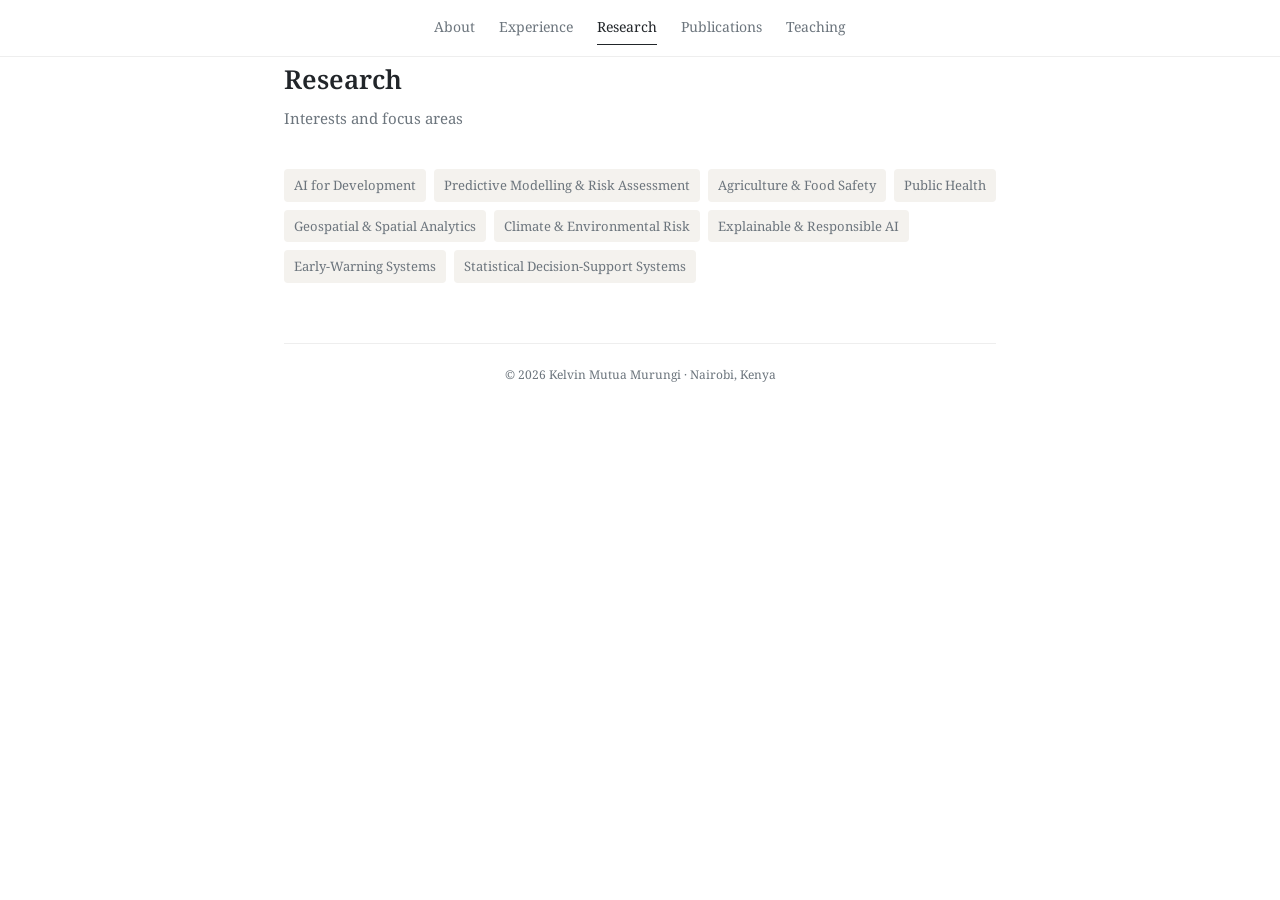
<file: research.html>
<!DOCTYPE html>
<html lang="en">
<head>
<meta charset="UTF-8">
<meta name="viewport" content="width=device-width, initial-scale=1.0">
<title>Research — Kelvin Mutua Murungi</title>
<link rel="preconnect" href="https://fonts.googleapis.com">
<link rel="preconnect" href="https://fonts.gstatic.com" crossorigin>
<link href="https://fonts.googleapis.com/css2?family=Noto+Serif:ital,wght@0,400;0,600;1,400&display=swap" rel="stylesheet">
<link rel="stylesheet" href="style.css">
</head>
<body>

<nav>
  <div class="wrap">
    <div class="navlinks">
      <a href="index.html">About</a>
      <a href="experience.html">Experience</a>
      <a href="research.html" class="active">Research</a>
      <a href="publications.html">Publications</a>
      <a href="teaching.html">Teaching</a>
    </div>
  </div>
</nav>

<main class="wrap">
  <h1>Research</h1>
  <p class="subtitle">Interests and focus areas</p>

  <section>
    <div class="tags">
      <span>AI for Development</span>
      <span>Predictive Modelling &amp; Risk Assessment</span>
      <span>Agriculture &amp; Food Safety</span>
      <span>Public Health</span>
      <span>Geospatial &amp; Spatial Analytics</span>
      <span>Climate &amp; Environmental Risk</span>
      <span>Explainable &amp; Responsible AI</span>
      <span>Early-Warning Systems</span>
      <span>Statistical Decision-Support Systems</span>
    </div>
  </section>

  <footer>
    <p>© <span id="year"></span> Kelvin Mutua Murungi · Nairobi, Kenya</p>
  </footer>
</main>

<script>document.getElementById('year').textContent = new Date().getFullYear();</script>
</body>
</html>
</file>
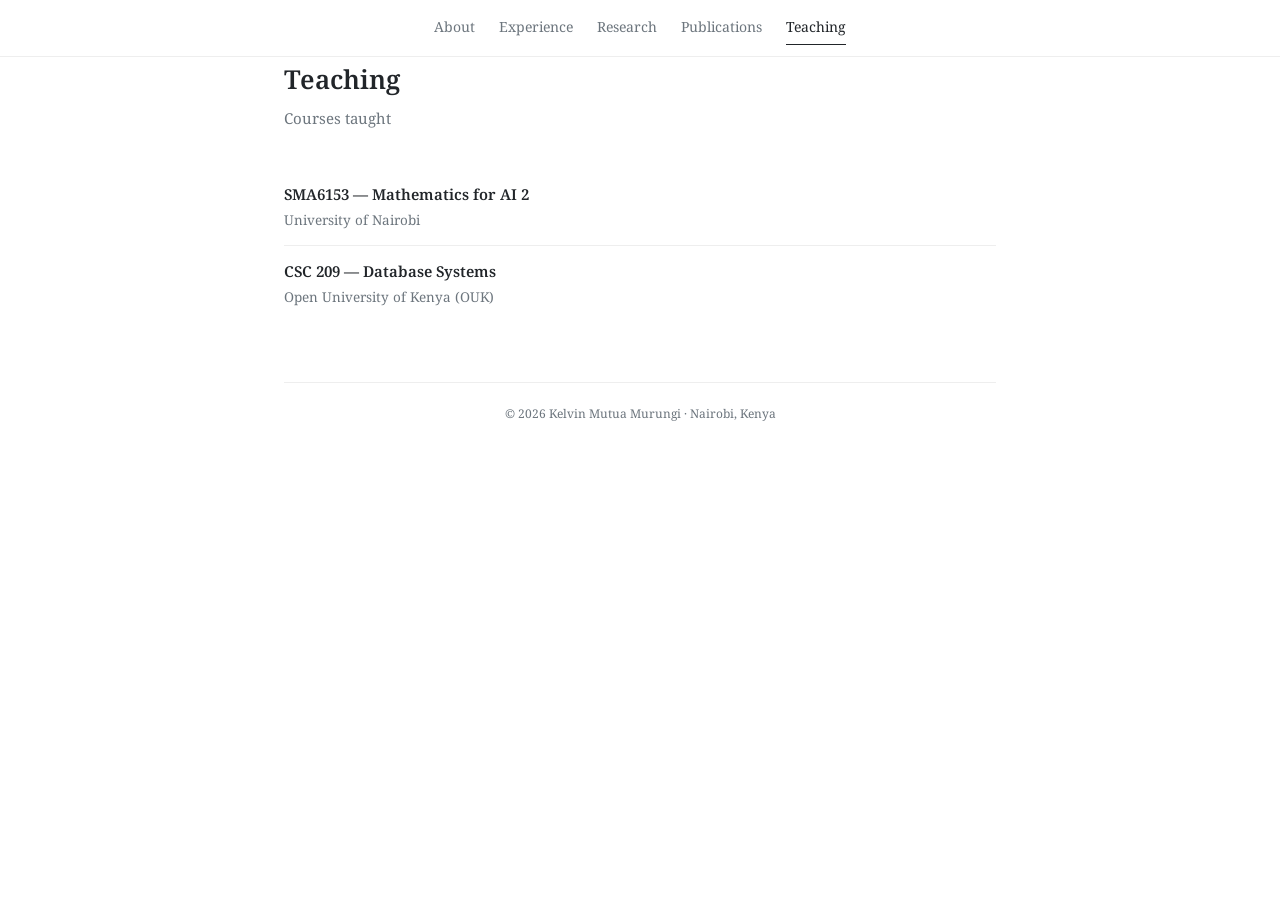
<file: teaching.html>
<!DOCTYPE html>
<html lang="en">
<head>
<meta charset="UTF-8">
<meta name="viewport" content="width=device-width, initial-scale=1.0">
<title>Teaching — Kelvin Mutua Murungi</title>
<link rel="preconnect" href="https://fonts.googleapis.com">
<link rel="preconnect" href="https://fonts.gstatic.com" crossorigin>
<link href="https://fonts.googleapis.com/css2?family=Noto+Serif:ital,wght@0,400;0,600;1,400&display=swap" rel="stylesheet">
<link rel="stylesheet" href="style.css">
</head>
<body>

<nav>
  <div class="wrap">
    <div class="navlinks">
      <a href="index.html">About</a>
      <a href="experience.html">Experience</a>
      <a href="research.html">Research</a>
      <a href="publications.html">Publications</a>
      <a href="teaching.html" class="active">Teaching</a>
    </div>
  </div>
</nav>

<main class="wrap">
  <h1>Teaching</h1>
  <p class="subtitle">Courses taught</p>

  <section>
    <ul class="list">
      <li>
        <div class="entry-title">SMA6153 — Mathematics for AI 2</div>
        <div class="entry-meta">University of Nairobi</div>
      </li>
      <li>
        <div class="entry-title">CSC 209 — Database Systems</div>
        <div class="entry-meta">Open University of Kenya (OUK)</div>
      </li>
    </ul>
  </section>

  <footer>
    <p>© <span id="year"></span> Kelvin Mutua Murungi · Nairobi, Kenya</p>
  </footer>
</main>

<script>document.getElementById('year').textContent = new Date().getFullYear();</script>
</body>
</html>
</file>
<file: style.css>
:root{
  --bg:#ffffff;
  --text:#212529;
  --text-dim:#6c757d;
  --line:#eeeeee;
  --link:#3777bc;
}
*{box-sizing:border-box;}
body{
  margin:0;
  background:var(--bg);
  color:var(--text);
  font-family:"Noto Serif","Georgia",serif;
  font-size:16px;
  line-height:1.75;
  -webkit-font-smoothing:antialiased;
}
a{color:var(--link); text-decoration:none;}
a:hover{text-decoration:underline;}
.wrap{max-width:760px; margin:0 auto; padding:0 24px;}

nav{border-bottom:1px solid var(--line);}
nav .wrap{
  display:flex; align-items:center; justify-content:center;
  height:56px;
}
.navlinks{display:flex; gap:24px;}
.navlinks a{
  font-size:14px; color:var(--text-dim);
  padding:4px 0; border-bottom:1.5px solid transparent;
}
.navlinks a:hover, .navlinks a.active{color:var(--text); border-bottom-color:var(--text); text-decoration:none;}
@media (max-width:560px){
  nav .wrap{flex-direction:column; height:auto; padding:14px 24px 10px; align-items:center; gap:8px;}
  .navlinks{gap:16px; flex-wrap:wrap; justify-content:center;}
}

main{padding:44px 0 20px;}

h1{font-size:26px; font-weight:600; margin:0 0 2px;}
.subtitle{font-size:15px; color:var(--text-dim); margin:0 0 26px;}

.profile-grid{display:flex; gap:30px; align-items:flex-start; flex-wrap:wrap;}
.avatar{
  width:150px; height:150px; border-radius:4px; flex-shrink:0;
  object-fit:cover; border:1px solid var(--line);
}
.profile-text{flex:1; min-width:280px;}
.bio p{margin:0 0 14px; font-size:15.5px;}

.icons{display:flex; gap:16px; margin-top:20px; flex-wrap:wrap;}
.icons a{color:var(--text-dim); font-size:20px; line-height:1;}
.icons a:hover{color:var(--text);}

section{margin-top:38px;}
section h2{
  font-size:18px; font-weight:600; margin:0 0 16px;
  padding-bottom:6px; border-bottom:1px solid var(--line);
}
section h3{
  font-size:15px; font-weight:600; margin:28px 0 12px; color:var(--text-dim);
  text-transform:uppercase; letter-spacing:0.04em;
}
section h3:first-of-type{margin-top:0;}

.list, .pubs{list-style:none; margin:0; padding:0;}
.list li, .pub{
  padding:12px 0; border-bottom:1px solid var(--line);
  font-size:15px;
}
.list li:last-child, .pub:last-child{border-bottom:none;}
.entry-title{font-weight:600;}
.entry-meta{color:var(--text-dim); font-size:13.5px; margin-top:2px;}

.tags{display:flex; flex-wrap:wrap; gap:8px;}
.tags span{
  font-size:13px; background:#f4f2ee; color:var(--text-dim);
  border-radius:4px; padding:5px 10px;
}

footer{margin-top:60px; padding:20px 0 40px; border-top:1px solid var(--line);}
footer p{font-size:12px; color:var(--text-dim); margin:0; text-align:center;}
</file>
